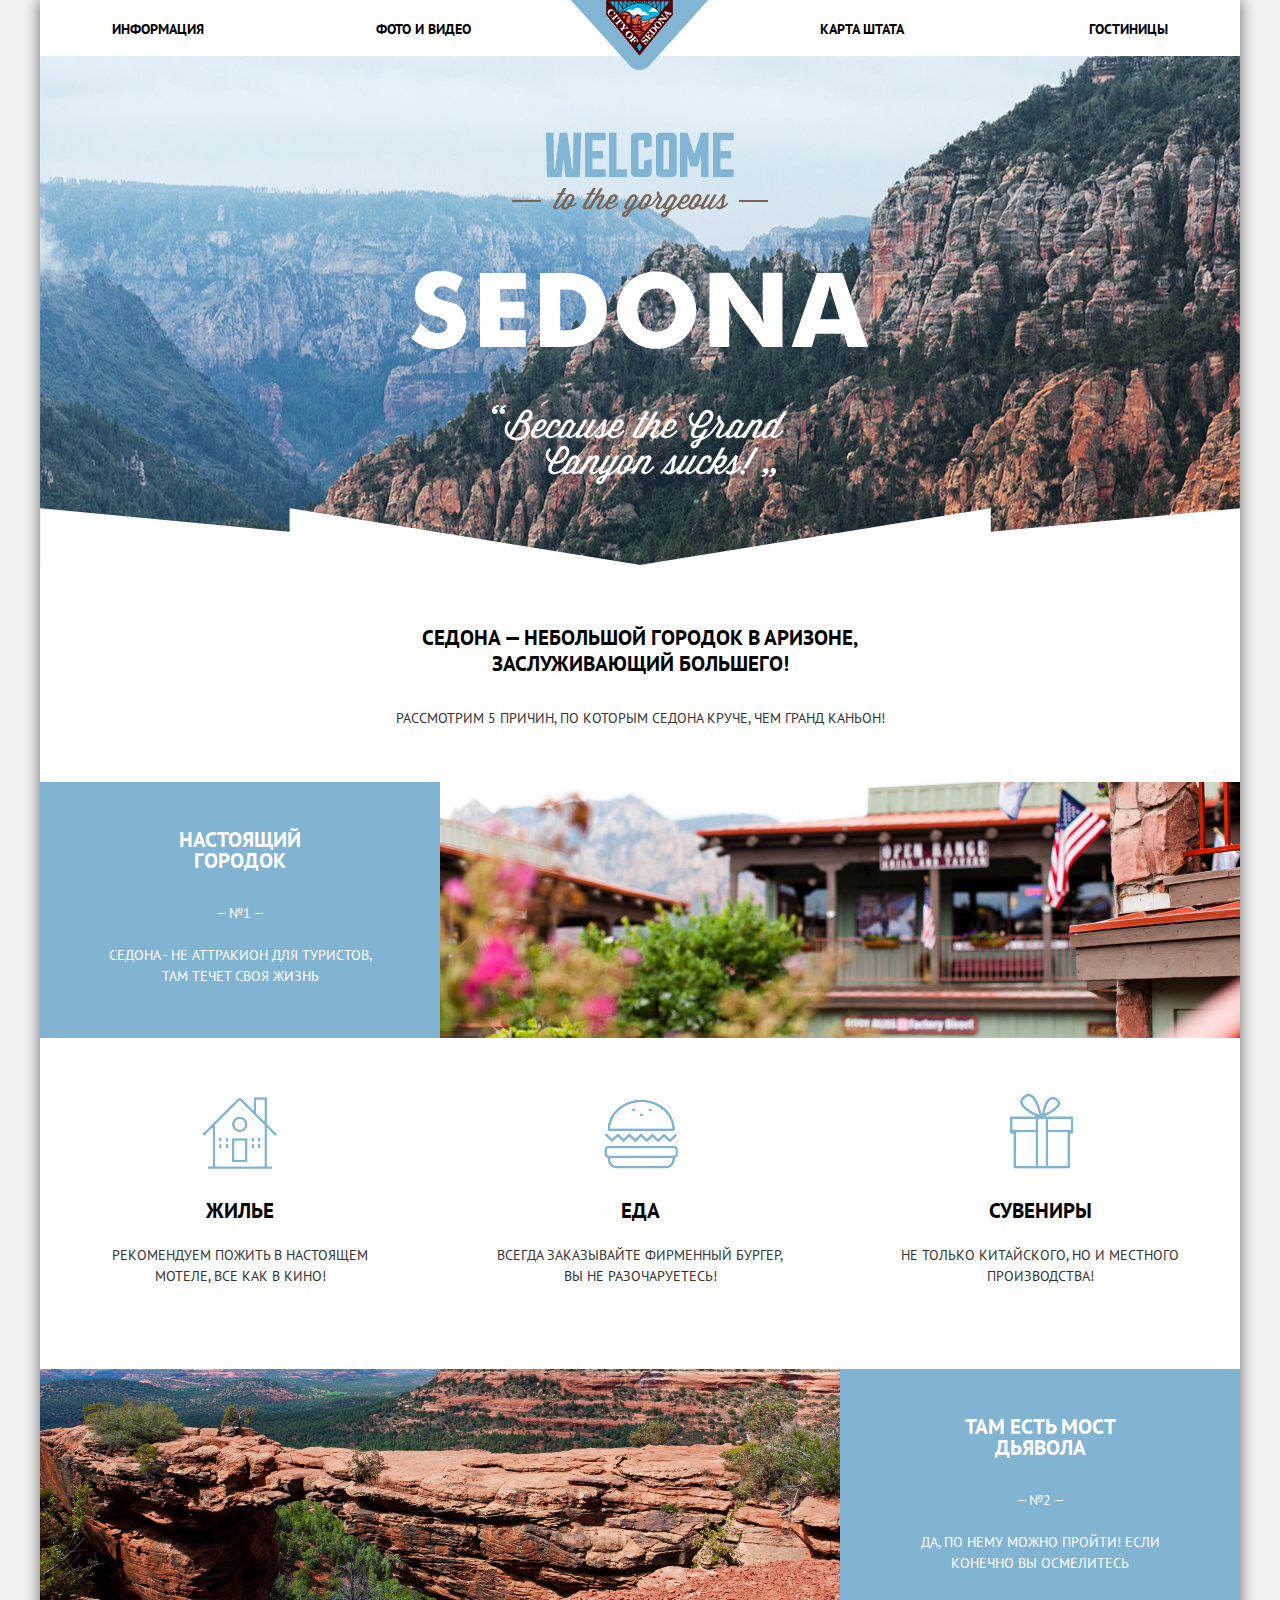
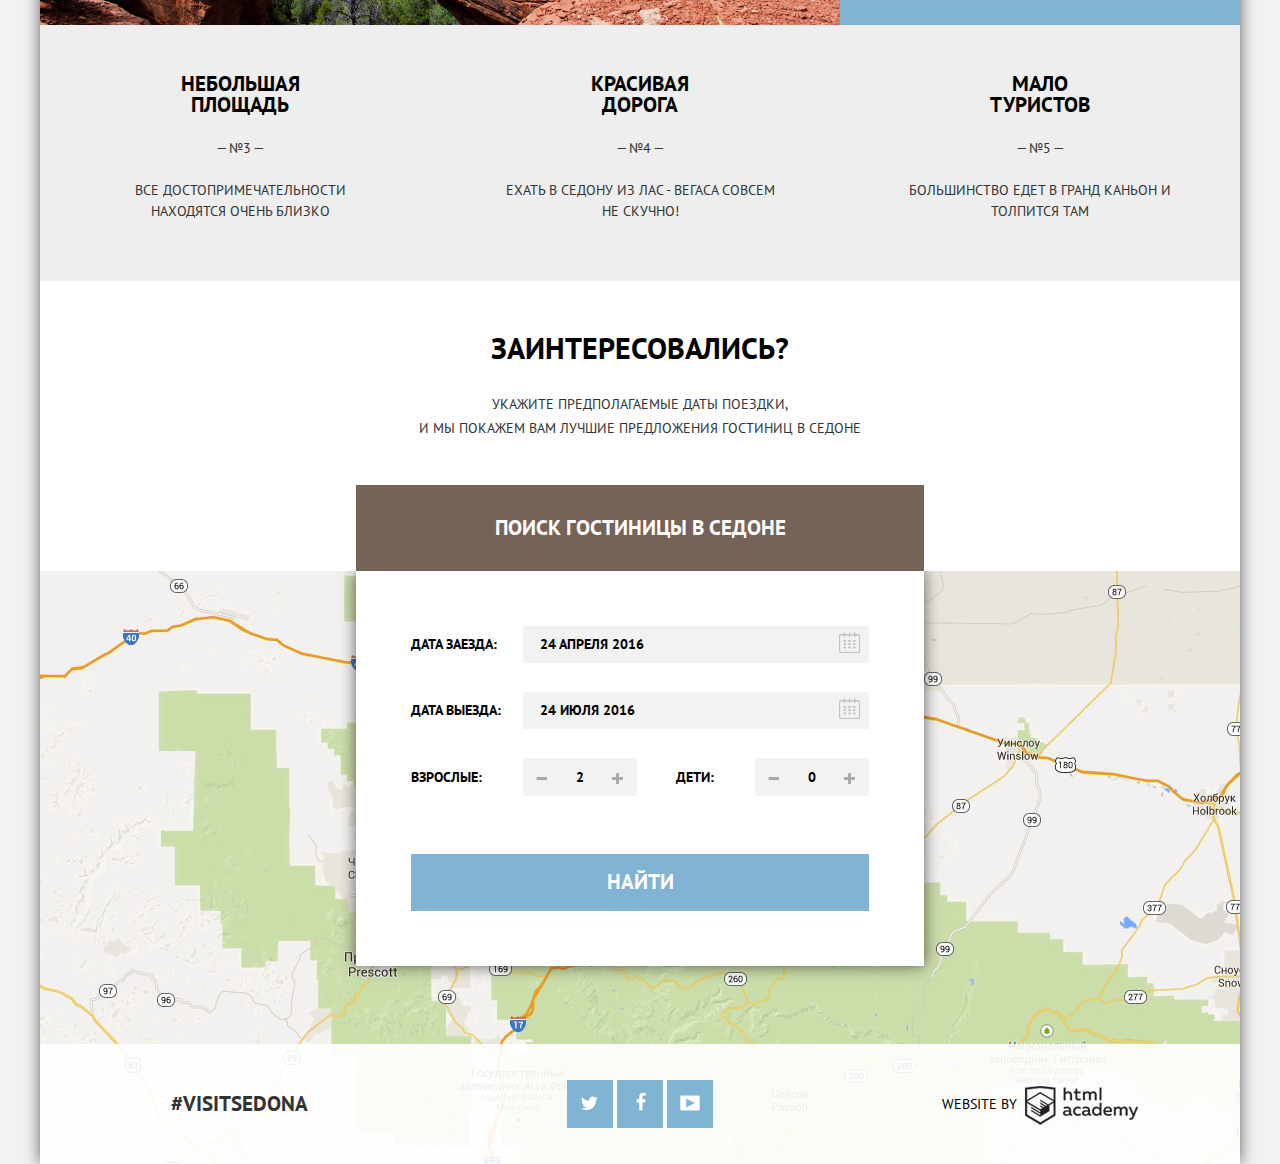
<file: index.html>
<!DOCTYPE html>
<html lang="ru">
	<head>
		<meta charset="utf-8">
		<link rel="stylesheet" href="https://fonts.googleapis.com/css?family=PT+Sans:400,700&subset=cyrillic">
		<link rel="stylesheet" type="text/css" href="css/normalize.css">
		<link rel="stylesheet" type="text/css" href="css/style.min.css">
		<title>HTML Academy: Седона</title>
	</head>
	<body>
		<div class="content">
			<header class="main-header">
				<nav class="main-navigation">
					<ul>
						<li>
							<a href="#">Информация</a>
						</li>
						<li>
							<a href="#">Фото и видео</a>
						</li>
						<li class="logo">
							<a href="index.html">
								<img src="img/trigon-logo.png" alt="Логотип" width="138" height="70">
							</a>
						</li>
						<li>
							<a href="#">Карта штата</a>
						</li>
						<li>
							<a href="hotels.html">Гостиницы</a>
						</li>
					</ul>
				</nav>
			</header>
			<main class="container">
				<div class="sedona">
					<p class="welcome">welcome to the gorgeous</p>
					<h1 class="header-sedona">Sedona</h1>
					<p class="because">&#8220;Because the grand canyon sucks!&#8221;</p>
				</div>
				<div class="sedona-town">
					<h2>Седона — небольшой городок в Аризоне, заслуживающий большего!</h2>
					<p>Рассмотрим 5 причин, по которым Седона круче, чем Гранд Каньон!</p>
				</div>
				<section class="benefits">
					<div class="benefits-text">
						<h3>Настоящий городок</h3>
						<span class="number">№1</span>
						<p>Седона - не аттракион для туристов, там&nbspтечет своя жизнь</p>
					</div>
					<div class="big-photo real-city"></div>
				</section>
				<section class="benefits">
					<div class="benefits-text">
						<h3 class="house">Жилье</h3>
						<p>Рекомендуем пожить в&nbspнастоящем мотеле, все как в кино!</p>
					</div>
					<div class="benefits-text">
						<h3 class="food">Еда</h3>
						<p>Всегда заказывайте фирменный бургер, вы&nbspне&nbspразочаруетесь!</p>
					</div>
					<div class="benefits-text">
						<h3 class="souvenir">Сувениры</h3>
						<p>Не только китайского, но и местного производства!</p>
					</div>
				</section>
				<section class="benefits">
					<div class="big-photo devil-bridge"></div>
					<div class="benefits-text">
						<h3>Там есть мост дьявола</h3>
						<span class="number">№2</span>
						<p>Да, по нему можно пройти! Если конечно вы осмелитесь</p>
					</div>
				</section>
				<section class="benefits">
					<div class="benefits-text">
						<h3>Небольшая площадь</h3>
						<span class="number">№3</span>
						<p>Все достопримечательности находятся&nbspочень близко</p>
					</div>
					<div class="benefits-text">
						<h3>Красивая дорога</h3>
						<span class="number">№4</span>
						<p>Ехать в Седону из Лас&nbsp-&nbspВегаса совсем не&nbspскучно!</p>
					</div>
					<div class="benefits-text">
						<h3>Мало туристов</h3>
						<span class="number">№5</span>
						<p>Большинство едет в Гранд Каньон и толпится там</p>
					</div>
				</section>
				<section class="interested">
					<div class="wrapper">
						<h2>Заинтересовались?</h2>
						<p>Укажите предполагаемые даты поездки,<br>
							И мы покажем вам лучшие предложения гостиниц в Седоне
						</p>
						<h3 class="search-btn">Поиск гостиницы в Седоне</h3>
					</div>
					<form class="search" action="hotels.html" method="post">
						<div class="selected-date">
							<label for="date-arrival">Дата заезда:<span class="calendar"></span></label>
							<input id="date-arrival" type="text" name="date-arrival" value="24 апреля 2016" required>
						</div>
						<div class="selected-date">
							<label for="date-departure">Дата выезда:<span class="calendar"></span></label>
							<input id="date-departure" type="text" name="date-departure" value="24 июля 2016" required>
						</div>
						<label for="number-adult">Взрослые:</label>
						<div class="count-of-people">
							<span class="number-minus qty-number"></span>
							<input id="number-adult" type="number" name="number-adult" value="2" required>
							<span class="number-plus qty-number"></span>
						</div>
						<label for="number-children">Дети:</label>
						<div class="count-of-people">
							<span class="number-minus qty-number"></span>
							<input id="number-children" type="number" name="number-children" value="0" required>
							<span class="number-plus qty-number"></span>
						</div>
						<input type="submit" value="Найти">
					</form>
				</section>
				<div class="maps" id="map"></div>
			</main>
		</div>
		<footer class="main-footer index-footer">
			<section class="visit">
				<p>#VisitSedona</p>
			</section>
			<section class="footer-social">
				<a class="social-btn social-btn-tw" href="#">Twitter</a>
				<a class="social-btn social-btn-fb" href="#">Facebook</a>
				<a class="social-btn social-btn-yt" href="#">YouTube</a>
			</section>
			<section class="footer-copyright">
				<a class="btn" href="https://htmlacademy.ru">
					<p class="html-academy">Website by</p>
				</a>
			</section>
		</footer>
		<script src="https://api-maps.yandex.ru/2.1/?lang=ru_RU" type="text/javascript" defer></script>
		<script src="js/script.min.js" defer></script>
	</body>
</html>
</file>
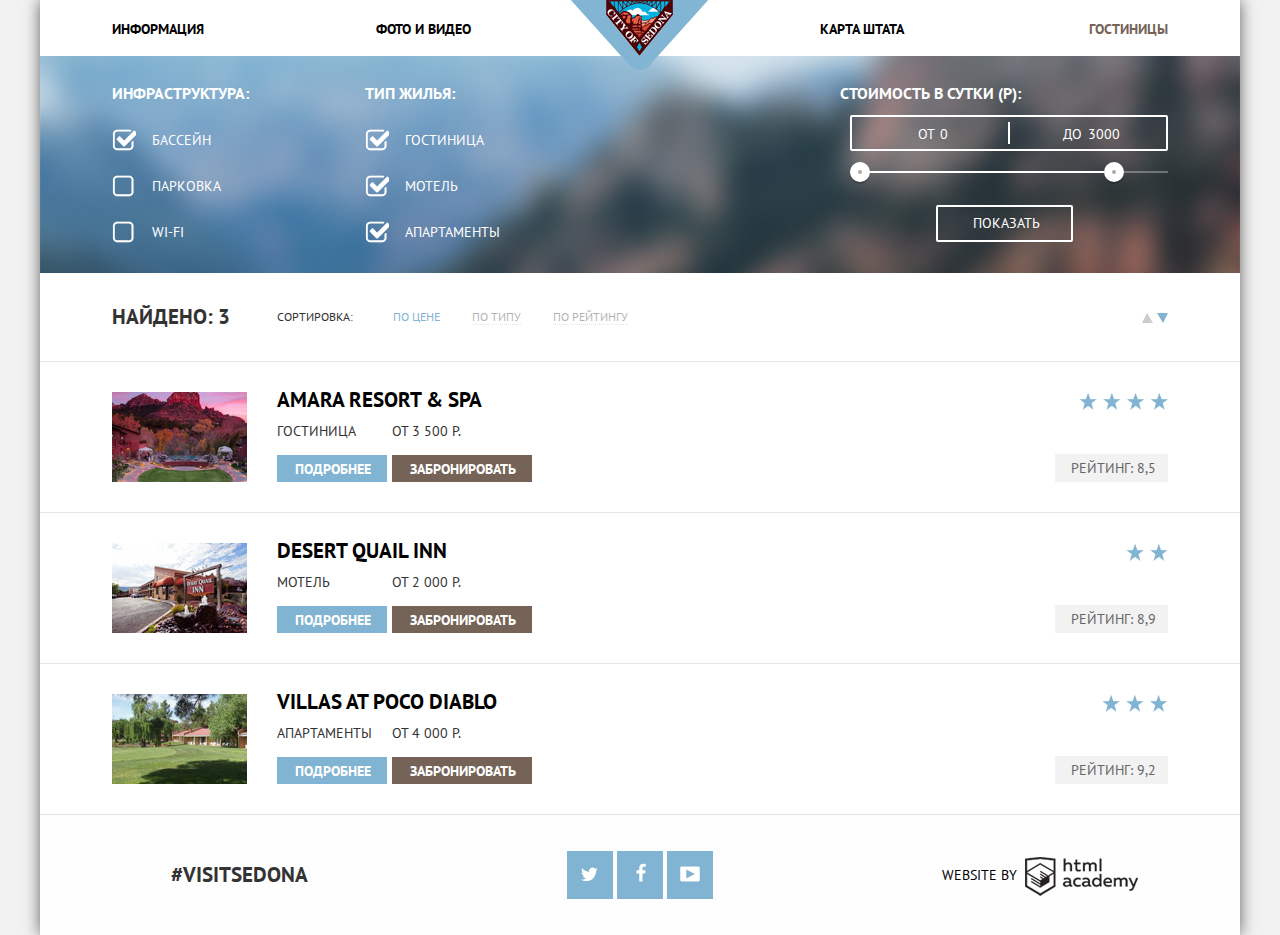
<file: hotels.html>
﻿<!DOCTYPE html>
<html lang="ru">
	<head>
		<meta charset="utf-8">
		<link href="https://fonts.googleapis.com/css?family=PT+Sans:400,700&subset=cyrillic" rel="stylesheet">
		<link rel="stylesheet" type="text/css" href="css/normalize.css">
		<link rel="stylesheet" type="text/css" href="css/style.min.css">
		<title>Выбор гостиницы в Седоне</title>
	</head>
	<body>
		<div class="content">
			<header class="main-header">
				<nav class="main-navigation">
					<ul>
						<li>
							<a href="#">Информация</a>
						</li>
						<li>
							<a href="#">Фото и видео</a>
						</li>
						<li class="logo">
							<a href="index.html">
								<img src="img/trigon-logo.png" alt="Логотип" width="138" height="70">
							</a>
						</li>
						<li>
							<a href="#">Карта штата</a>
						</li>
						<li>
							<a href="hotels.html" class="active">Гостиницы</a>
						</li>
					</ul>
				</nav>
			</header>
			<main class="container">
				<section class="form-hotels">
					<form class="selection-hotels" action="selection-hotels.html" method="post">
						<div class="infrastructure">
							<h2>Инфраструктура:</h2>
							<div class="pool">
								<input id="pool" type="checkbox" name="pool" checked>
								<label for="pool">Бассейн</label>
							</div>
							<div class="parking">
								<input id="parking" type="checkbox" name="parking">
								<label for="parking">Парковка</label>
							</div>
							<div class="wi-fi">
								<input id="wi-fi" type="checkbox" name="wi-fi">
								<label for="wi-fi">Wi-Fi</label>
							</div>
						</div>
						<div class="housing">
							<h2>Тип жилья:</h2>
							<div class="hotel">
								<input id="hotel" type="checkbox" name="hotel" checked>
								<label for="hotel">Гостиница</label>
							</div>
							<div class="motel">
								<input id="motel" type="checkbox" name="motel" checked>
								<label for="motel">Мотель</label>
							</div>
							<div class="apartments">
								<input id="apartments" type="checkbox" name="apartments" checked>
								<label for="apartments">Апартаменты</label>
							</div>
						</div>
						<div class="price">
							<h2>Стоимость в сутки (р):</h2>
							<div class="selecting-price">
								<label class="min-price">от <input type="text" name="min-price" value="0"></label>
								<label class="max-price">до <input type="text" name="max-price" value="3000"></label>
							</div>
							<div class="range-controls">
								<div class="scale">
									<div class="bar"></div>
								</div>
								<div class="range-toggle range-toggle-min"></div>
								<div class="range-toggle range-toggle-max"></div>
							</div>
							<input type="submit" value="Показать">
						</div>
					</form>
				</section>
				<section class="found">
					<div class="found-column-left">
						<p class="found-number">Найдено: 3</p>
						<p class="sorting">Сортировка:</p>
						<ul class="menu-sort">
							<li>
								<a href="#" class="active-point">По цене</a>
							</li>
							<li>
								<a href="#">По типу</a>
							</li>
							<li>
								<a href="#">По рейтингу</a>
							</li>
						</ul>
					</div>
					<div class="sorting-arrow">
						<a href="#" class="sorting-increase">Сортировка по возрастанию</a>
						<a href="#" class="sorting-decrease arrow-active">Сортировка поубыванию</a>
					</div>
				</section>
				<article class="card-description">
					<div class="card-hotel">
						<img src="img/hotel-1.jpg" alt="Amara Resort & Spa" width="135" height="90">
						<div class="card-hotel-desc">
							<h2 class="desc-top">Amara Resort & Spa</h2>
							<div class="desc-bottom">
								<div class="detail-description">
									<p>Гостиница</p>
									<a href="#" class="blue-btn btn">Подробнее</a>
								</div>
								<div class="price-booking">
									<p>От 3 500 р.</p>
									<a href="#" class="brown-btn btn">Забронировать</a>
								</div>
							</div>
						</div>
					</div>
					<div class="rating">
						<div class="rating-star four-star"></div>
						<p>Рейтинг: 8,5</p>
					</div>
				</article>
				<article class="card-description">
					<div class="card-hotel">
						<img src="img/hotel-2.jpg" alt="Desert Quail Inn" width="135" height="90">
						<div class="card-hotel-desc">
							<h2 class="desc-top">Desert Quail Inn</h2>
							<div class="desc-bottom">
								<div class="detail-description">
									<p>Мотель</p>
									<a href="#" class="blue-btn btn">Подробнее</a>
								</div>
								<div class="price-booking">
									<p>От 2 000 р.</p>
									<a href="#" class="brown-btn btn">Забронировать</a>
								</div>
							</div>
						</div>
					</div>
					<div class="rating">
						<div class="rating-star two-star"></div>
						<p>Рейтинг: 8,9</p>
					</div>
				</article>
				<article class="card-description">
					<div class="card-hotel">
						<img src="img/hotel-3.jpg" alt="Villas at Poco Diablo" width="135" height="90">
						<div class="card-hotel-desc">
							<h2 class="desc-top">Villas at Poco Diablo</h2>
							<div class="desc-bottom">
								<div class="detail-description">
									<p>Апартаменты</p>
									<a href="#" class="blue-btn btn">Подробнее</a>
								</div>
								<div class="price-booking">
									<p>От 4 000 р.</p>
									<a href="#" class="brown-btn btn">Забронировать</a>
								</div>
							</div>
						</div>
					</div>
					<div class="rating">
						<div class="rating-star three-star"></div>
						<p>Рейтинг: 9,2</p>
					</div>
				</article>
			</main>
			<footer class="main-footer">
				<section class="visit">
					<p>#VisitSedona</p>
				</section>
				<section class="footer-social">
					<a class="social-btn social-btn-tw" href="#">Twitter</a>
					<a class="social-btn social-btn-fb" href="#">Facebook</a>
					<a class="social-btn social-btn-yt" href="#">YouTube</a>
				</section>
				<section class="footer-copyright">
					<a class="btn" href="https://htmlacademy.ru">
						<p class="html-academy">Website by</p>
					</a>
				</section>
			</footer>
		</div>
	</body>
</html>
</file>
<file: css/style.min.css>
body,html{margin:0 auto;padding:0}input::-webkit-inner-spin-button,input::-webkit-outer-spin-button{-webkit-appearance:none;margin:0}input[type=number]{-moz-appearance:textfield}body{position:relative;max-width:1200px;width:100%;min-width:768px;font-size:14px;line-height:21px;text-transform:uppercase;color:#333;font-family:'PT Sans',Arial,sans-serif;background-color:#f2f2f2}.main-navigation ul,.welcome,h1{margin:0;font-size:0}.because{font-size:0}h2,h3{font-size:21px;font-weight:700;line-height:26px;color:#000}h3{line-height:21px}.content{margin:0 auto;box-shadow:0 0 15px 0 rgba(0,0,0,.6)}.card-description,.form,.found,.main-header{padding:0 6%}.main-header{background-color:#fff}.main-navigation ul{position:relative;padding:0;display:-webkit-box;display:-ms-flexbox;display:flex;-webkit-box-pack:justify;-ms-flex-pack:justify;justify-content:space-between;list-style:none}.main-navigation li{-ms-flex-preferred-size:20%;flex-basis:20%;-webkit-box-flex:1;-ms-flex-positive:1;flex-grow:1;padding:14px 0;font-size:14px;line-height:26px}.main-navigation li:nth-child(-n+2){text-align:left}.main-navigation li:nth-child(n+4){text-align:right}.main-navigation a{display:inline-block;vertical-align:middle;color:#000;font-weight:700;text-decoration:none}.main-navigation a:hover{color:#81b3d2}.main-navigation a:active{color:#000;opacity:.3}.main-navigation .active{color:#766357}.main-navigation .active:hover{color:#604e43}.main-navigation .active:active{color:#766357;opacity:.3}.sedona,li.logo{text-align:center}li.logo{top:0;left:50%;padding:0;margin-left:-69px;width:138px;height:70px;z-index:10;position:absolute}.logo a:active{opacity:1}.container{display:-webkit-box;display:-ms-flexbox;display:flex;-webkit-box-orient:vertical;-webkit-box-direction:normal;-ms-flex-direction:column;flex-direction:column;background-color:#fff}.sedona{position:relative;padding-top:76px;padding-bottom:80px;background:#ccc url(../img/mountain-bg.jpg) 0 28% no-repeat;background-size:100% auto}.sedona::before{position:absolute;bottom:0;left:0;width:100%;height:57px;content:"";background:url(../img/white-mask.png) 0 0 no-repeat;background-size:100% 57px}.welcome{background:url(../img/welcome.png) 50% 0 no-repeat;height:86px}.header-sedona{background:url(../img/sedona.png) 50% 0 no-repeat;height:78px;margin:53px 0 0}.because{background:url(../img/because.png) 50% 0 no-repeat;height:80px;margin:56px 0 0}.sedona-town{margin:0 auto;width:575px;text-align:center;padding-top:43px;padding-bottom:51px}.sedona-town h2{margin-bottom:28px}.sedona-town p{line-height:26px;margin-bottom:0}.benefits,.benefits-text{display:-webkit-box;display:-ms-flexbox;display:flex}.benefits{z-index:100}.benefits-text{-ms-flex-line-pack:center;align-content:center;-webkit-box-orient:vertical;-webkit-box-direction:normal;-ms-flex-direction:column;flex-direction:column;-webkit-box-align:center;-ms-flex-align:center;align-items:center;width:33%;padding:0 40px;margin:0 auto;-webkit-box-flex:1;-ms-flex-positive:1;flex-grow:1;text-align:center;box-sizing:border-box}.benefits-text h3{position:relative;max-width:151px;margin-bottom:10px}.benefits-text p{max-width:303px;width:100%}.benefits:nth-of-type(2n+1) .benefits-text{padding-top:26px;min-height:256px}.benefits .big-photo{width:66%;-webkit-box-flex:2;-ms-flex-positive:2;flex-grow:2}.benefits .real-city{background:#efb79f url(../img/real-city.jpg) 50% no-repeat;background-size:cover}.benefits .devil-bridge{background:#efb79f url(../img/devil-bridge.jpg) 50% no-repeat;background-size:cover}.benefits:nth-of-type(2) .benefits-text{padding-top:141px;background-color:#fff;padding-bottom:68px}.benefits:nth-of-type(2) h3::before{position:absolute;content:"";bottom:52px;background-image:url(../img/sprite.png)}.house::before{left:-4px;width:75px;height:72px;background:-1px 0 no-repeat}.food::before{left:-17px;width:74px;height:70px;background:0 -92px no-repeat}.souvenir::before{left:21px;width:64px;height:76px;background:-6px -182px no-repeat}.benefits:nth-of-type(2n+1){color:#fff;background-color:#81b3d2}.benefits:nth-of-type(2n+1) h3{margin-bottom:32px;color:#fff}.benefits:nth-of-type(4){background-color:#eee;padding-top:27px;padding-bottom:45px}.benefits:nth-of-type(4) h3{margin-bottom:23px}.number{padding-bottom:7px}.number::before{content:"—";margin-right:2px}.number::after{content:"—";margin-left:2px}.interested{position:relative;display:-webkit-box;display:-ms-flexbox;display:flex;-webkit-box-orient:vertical;-webkit-box-direction:normal;-ms-flex-direction:column;flex-direction:column;-webkit-box-pack:center;-ms-flex-pack:center;justify-content:center;text-align:center}.interested .wrapper{background-color:#fff;padding-top:30px;z-index:100}.interested h2{font-size:30px;margin-bottom:32px}.interested h2,.interested p{line-height:24px}.search-btn{width:568px;padding:30px 0;margin:45px auto 0;line-height:26px;color:#fff;background-color:#766357}.search-btn:hover{cursor:pointer}.search,.selected-date{display:-webkit-box;display:-ms-flexbox;display:flex;-webkit-box-pack:justify;-ms-flex-pack:justify;justify-content:space-between}.search{top:100%;left:50%;-ms-flex-wrap:wrap;flex-wrap:wrap;margin-left:-284px;padding:55px;background-color:#fff;color:#000;line-height:26px;font-weight:700;text-align:left;box-sizing:border-box;box-shadow:0 0 15px 0 rgba(0,0,0,.6);z-index:10;position:absolute;width:568px}.selected-date{position:relative;margin-bottom:29px;width:100%}.search label{-ms-flex-item-align:center;align-self:center}.calendar{position:absolute;top:6px;right:9px;width:21px;height:21px;background-image:url(../img/sprite.png);background-position:-81px -145px;background-repeat:no-repeat}.calendar:hover{background-position:-81px -192px}.calendar:active{background-position:-81px -236px}.search input{box-sizing:border-box;width:346px;height:37px;outline:none;border:2px solid #f2f2f2;background-color:#f2f2f2;text-transform:uppercase}.search input[type=text]{padding:0 35px 0 15px}.search input[type=number]{margin-left:2px;padding:0 30px;width:114px;height:38px;text-align:center}.search .count-of-people{position:relative}.qty-number{position:absolute;height:11px;width:11px;cursor:pointer;background:url(../img/sprite.png) no-repeat}.number-minus{top:13px;left:15px;background-position:-113px -165px}.number-minus:hover{background-position:-113px -199px}.number-minus:active{background-position:-113px -233px}.number-plus{top:15px;right:14px;background-position:-113px -150px}.number-plus:hover{background-position:-113px -184px}.number-plus:active{background-position:-113px -218px}.search input[type=submit]{border:none;margin-top:58px;width:100%;font-size:21px;line-height:26px;color:#fff;text-transform:uppercase;background-color:#81b3d2;height:57px}.search input[type=text]:hover{border:2px solid #ebebeb;background-color:#ebebeb}.search input[type=text]:focus{background-color:#fff;border:2px solid #e5e5e5}.search input[type=submit]:hover{border:none;background-color:#669ec0}.search input[type=submit]:active{border:none;background-color:#5496bd;color:rgba(0,0,0,.3)}.maps{width:100%;height:593px;background:#eee url(../img/map.jpg)}.main-footer{display:-webkit-box;display:-ms-flexbox;display:flex;-webkit-box-pack:justify;-ms-flex-pack:justify;justify-content:space-between;-webkit-box-align:center;-ms-flex-align:center;align-items:center;width:100%;padding:0;height:120px;background-color:rgba(255,255,255,.9)}.index-footer{position:absolute;bottom:0;left:0}.main-footer section{text-align:center;-ms-flex-preferred-size:33.3%;flex-basis:33.3%}.visit p{font-size:21px;line-height:26px;font-weight:700}.social-btn{font-size:0;display:inline-block;vertical-align:middle;width:46px;height:48px;background:#81b3d2 url(../img/sprite.png) no-repeat}.social-btn:hover{background-color:#669ec0}.social-btn:active{background-color:#5496bd}.social-btn-tw{background-position:-205px -157px}.social-btn-tw:active{background-position:-205px -102px}.social-btn-fb{background-position:-200px -47px}.social-btn-fb:active{background-position:-200px 12px}.social-btn-yt{background-position:-206px -213px}.social-btn-yt:active{background-position:-206px -269px}.footer-copyright{display:-webkit-box;display:-ms-flexbox;display:flex;-webkit-box-pack:center;-ms-flex-pack:center;justify-content:center}.footer-copyright .btn{text-decoration:none;color:#000}.html-academy{line-height:26px}.btn>.html-academy{position:relative;padding-right:121px}.btn>.html-academy::before{position:absolute;content:"";bottom:-8px;right:0;width:113px;height:39px;background:url(../img/sprite.png) -81px -5px no-repeat}.btn:hover>.html-academy::before{background-position:-81px -54px}.btn:active>.html-academy::before{background-position:-81px -103px}.form-hotels{padding:0 6%;background:#607688 url(../img/degradation-bg.jpg) no-repeat;color:#fff}.form-hotels form,.housing,.infrastructure,.price{display:-webkit-box;display:-ms-flexbox;display:flex}.form-hotels form{-webkit-box-pack:justify;-ms-flex-pack:justify;justify-content:space-between;margin-bottom:5px}.form-hotels h2{font-size:16px;line-height:21px;color:#fff;margin-bottom:26px;margin-top:27px}.price h2{margin-bottom:11px}.housing,.infrastructure,.price{-webkit-box-orient:vertical;-webkit-box-direction:normal;-ms-flex-direction:column;flex-direction:column}.housing,.infrastructure{min-width:204px}.price{max-width:328px;width:100%;min-width:232px}.infrastructure{margin-right:4.6%}.housing div,.infrastructure div{margin-bottom:25px}.form-hotels input[type=checkbox]{display:none}input[type=checkbox]+label{position:relative;padding-left:40px;cursor:pointer}input[type=checkbox]+label::before{content:"";position:absolute;top:50%;margin-top:-11px;left:0;width:24px;height:22px;background:url(../img/sprite.png) -154px -148px no-repeat}input[type=checkbox]:checked+label::before{content:"";position:absolute;top:50%;margin-top:-11px;left:0;width:24px;height:22px;background-position:-154px -180px}input[type=checkbox]:disabled+label::before{content:"";position:absolute;top:50%;margin-top:-11px;left:0;width:24px;height:22px;background-position:-154px -237px}input[type=checkbox]:disabled:checked+label::before{content:"";position:absolute;top:50%;margin-top:-11px;left:0;width:24px;height:22px;background-position:-154px -211px}.housing{-webkit-box-flex:2;-ms-flex-positive:2;flex-grow:2}.range-controls,.selecting-price{position:relative;margin-left:10px}.selecting-price{display:-webkit-box;display:-ms-flexbox;display:flex;-webkit-box-pack:justify;-ms-flex-pack:justify;justify-content:space-between;height:32px;padding-left:20%;padding-right:2%;font-size:0;border:2px solid #fff;border-radius:2px;margin-bottom:20px}.selecting-price::after{content:"";position:absolute;top:50%;left:50%;width:2px;height:22px;background:#fff;-webkit-transform:translate(-50%,-50%);transform:translate(-50%,-50%)}.selecting-price label{display:inline-block;vertical-align:top;font-size:14px;padding-top:6px;cursor:pointer}.selecting-price .max-price,.selecting-price .min-price{width:40%}.selecting-price input{width:33px;margin:0;min-height:20px;color:inherit;font:inherit;background:0 0;border:none;outline:none}.range-controls{margin-bottom:32px}.range-controls .scale{height:2px;background:rgba(255,255,255,.3)}.range-controls .bar{width:80%;height:2px;background:#fff}.range-toggle{position:absolute;top:-9px;width:4px;height:4px;background:#ababab;border:8px solid #fff;border-radius:50%;box-shadow:0 2px 1px 0 rgba(0,1,1,.2);cursor:pointer}.range-toggle:hover{background:#1c4f80}.range-toggle-min{left:0}.range-toggle-max{left:80%}.price input[type=submit]{display:block;margin:0 auto;padding:6px 35px;font-size:14px;line-height:21px;width:137px;color:#fff;text-transform:uppercase;background:0 0;border:2px solid #fff;border-radius:2px;outline:none;cursor:pointer}.price input[type=submit]:hover{background:#fff;color:#000}.found{-webkit-box-pack:justify;-ms-flex-pack:justify;justify-content:space-between;padding-top:10px;padding-bottom:10px}.found,.found-column-left{display:-webkit-box;display:-ms-flexbox;display:flex;-webkit-box-align:center;-ms-flex-align:center;align-items:center}.found-number{font-size:21px;font-weight:700;line-height:26px;margin-right:47px}.menu-sort li,.sorting{font-size:12px;line-height:18px;margin-right:40px}.found-column-left .menu-sort{display:-webkit-box;display:-ms-flexbox;display:flex;margin:0;padding:0;list-style:none}.menu-sort li{margin-right:32px}.menu-sort .active-point,.menu-sort .active-point:active,.menu-sort .active-point:hover{border:none;color:#81b3d2;opacity:1}.menu-sort a{border-bottom:1px dotted #81b3d2;color:#000;opacity:.3;text-decoration:none}.menu-sort a:hover{color:#81b3d2;border-bottom:1px dotted #81b3d2}.menu-sort a:active{color:#000;opacity:1;border:none}.sorting-arrow a{display:inline-block;vertical-align:middle;line-height:10px;width:0;height:0;border-left:5px solid transparent;border-right:6px solid transparent;border-bottom:10px solid #ccc;font-size:0}a.sorting-decrease{-webkit-transform:rotate(180deg);transform:rotate(180deg)}a[class^=sorting-]:hover{border-bottom:10px solid #000}a.arrow-active,a.arrow-active:active,a.arrow-active:hover,a[class^=sorting-]:active{border-bottom:10px solid #81b3d2}.card-description{display:-webkit-box;display:-ms-flexbox;display:flex;-webkit-box-pack:justify;-ms-flex-pack:justify;justify-content:space-between;padding-top:30px;padding-bottom:30px;border-bottom:1px solid #e5e5e5}.card-description:first-of-type{border-top:1px solid #e5e5e5}.card-hotel{display:-webkit-box;display:-ms-flexbox;display:flex}.card-hotel img{margin-right:30px}.desc-top{margin-top:-5px;margin-bottom:0;cursor:pointer}.desc-top:hover{color:#81b3d2}.desc-top:active{color:#000;opacity:.3}.desc-bottom{display:-webkit-box;display:-ms-flexbox;display:flex}.desc-bottom p{margin-top:8px;margin-bottom:13px}.desc-bottom .btn{box-sizing:border-box;display:inline-block;vertical-align:top;height:27px;font-weight:700;text-decoration:none;color:#fff;padding:4px 16px 0 18px}.blue-btn{background-color:#81b3d2}.blue-btn:hover{background-color:#669ec0}.blue-btn:active{background-color:#5496bd;color:rgba(255,255,255,.3)}.brown-btn{background-color:#766357}.brown-btn:hover{background-color:#604e43}.brown-btn:active{background-color:#503e33;color:rgba(255,255,255,.3)}.detail-description,.price-booking{margin-right:5px}.rating{-ms-flex-item-align:end;align-self:flex-end;text-align:right}.rating .rating-star{display:inline-block;vertical-align:top;width:90px;height:17px;background:url(../img/sprite.png) no-repeat;margin-bottom:30px}.rating-star.four-star{background-position:-80px -266px}.rating-star.two-star{background-position:-33px -266px}.rating-star.three-star{background-position:-57px -266px}.rating p{margin-bottom:0;padding:4px 12px 3px 16px;color:#666;background-color:#f2f2f2}.hidden{display:none}@-webkit-keyframes show{0%{-webkit-transform:translateY(-366px);transform:translateY(-366px)}to{-webkit-transform:translateY(0);transform:translateY(0)}}@keyframes show{0%{-webkit-transform:translateY(-366px);transform:translateY(-366px)}to{-webkit-transform:translateY(0);transform:translateY(0)}}.search-show{display:-webkit-box;display:-ms-flexbox;display:flex;-webkit-animation-name:show;animation-name:show;-webkit-animation-duration:1.5s;animation-duration:1.5s;-webkit-animation-fill-mode:forwards;animation-fill-mode:forwards;-webkit-animation-timing-function:ease-out;animation-timing-function:ease-out}
</file>
